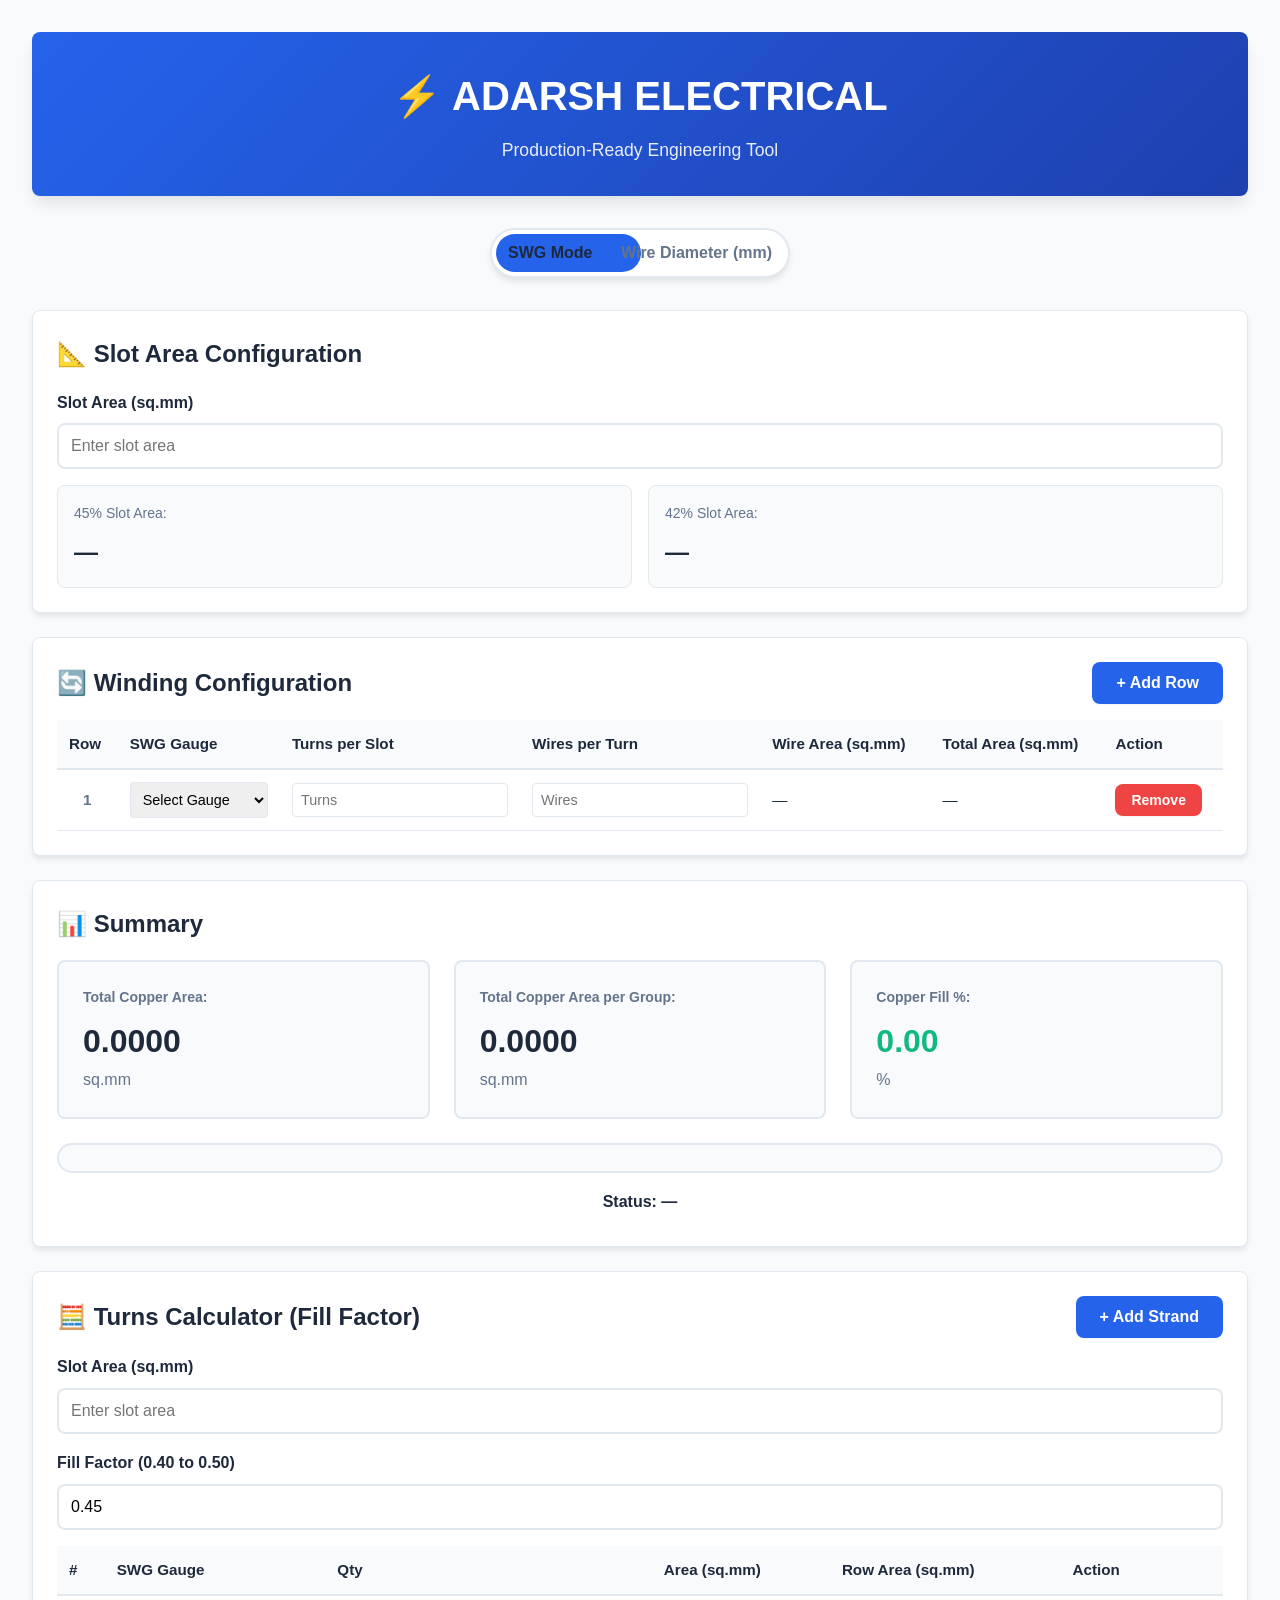
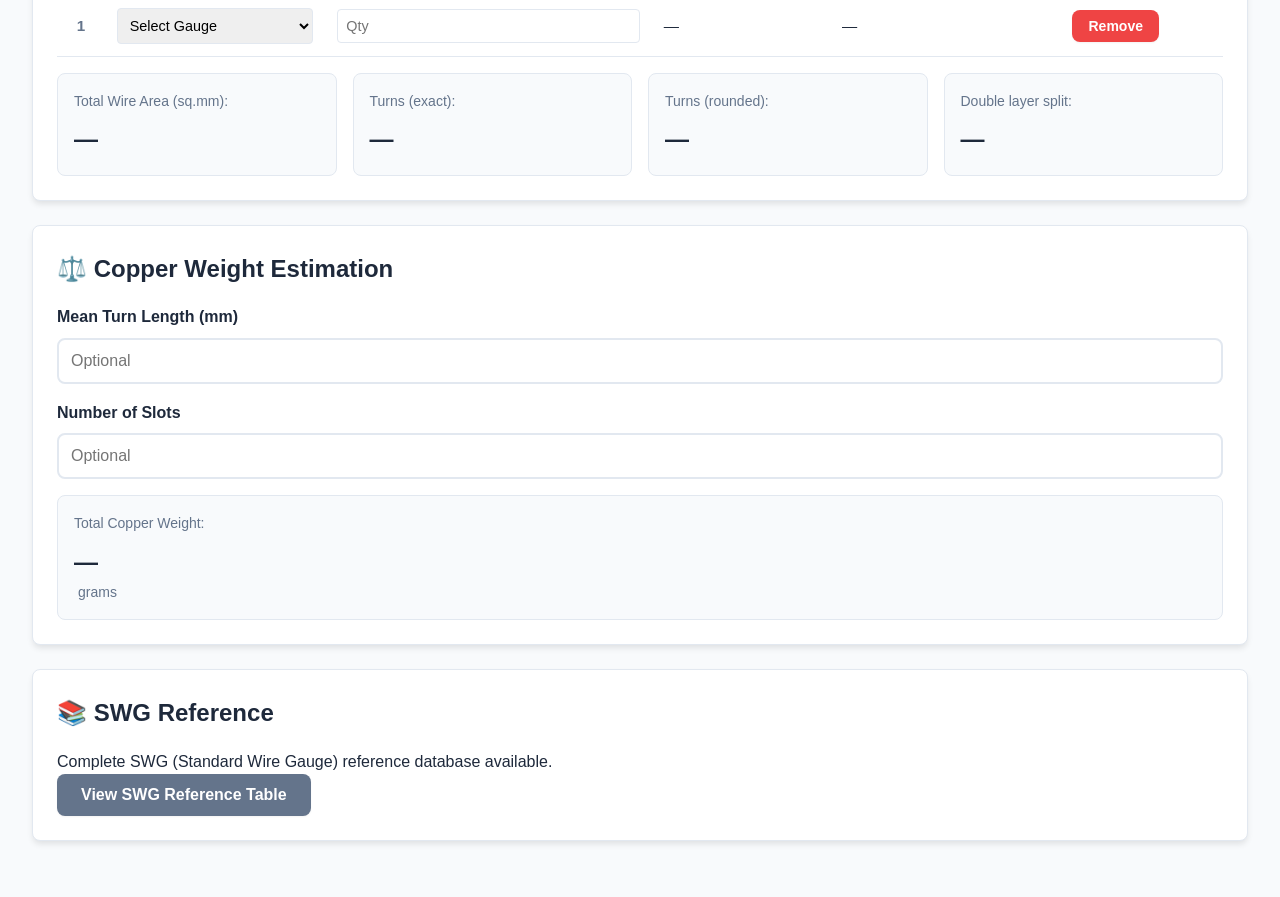
<file: index.html>
<!DOCTYPE html>
<html lang="en">
<head>
    <meta charset="UTF-8">
    <meta name="viewport" content="width=device-width, initial-scale=1.0">
    <title>Electric Winding Design Calculator</title>
    <link rel="stylesheet" href="css/style.css">
</head>
<body>
    <div class="container">
        <header>
            <h1>⚡ ADARSH ELECTRICAL</h1>
            <p class="subtitle">Production-Ready Engineering Tool</p>
        </header>

        <!-- Mode Toggle -->
        <div class="mode-toggle-section">
            <label class="mode-toggle">
                <input type="checkbox" id="modeToggle">
                <span class="toggle-slider">
                    <span class="toggle-label-left">SWG Mode</span>
                    <span class="toggle-label-right">Wire Diameter (mm)</span>
                </span>
            </label>
        </div>

        <!-- Slot Area Module -->
        <section class="card slot-area-card">
            <h2>📐 Slot Area Configuration</h2>
            <div class="input-group">
                <label for="slotArea">Slot Area (sq.mm)</label>
                <input type="number" id="slotArea" step="0.0001" min="0.0001" placeholder="Enter slot area">
                <span class="error-message" id="slotAreaError"></span>
            </div>
            <div class="calculated-results">
                <div class="result-item">
                    <span class="result-label">45% Slot Area:</span>
                    <span class="result-value" id="slot45">—</span>
                </div>
                <div class="result-item">
                    <span class="result-label">42% Slot Area:</span>
                    <span class="result-value" id="slot42">—</span>
                </div>
            </div>
        </section>

        <!-- Winding Table -->
        <section class="card winding-table-card">
            <div class="card-header">
                <h2>🔄 Winding Configuration</h2>
                <button id="addRowBtn" class="btn btn-primary">+ Add Row</button>
            </div>
            <div class="table-container">
                <table id="windingTable">
                    <thead>
                        <tr>
                            <th>Row</th>
                            <th id="gaugeHeader">SWG Gauge</th>
                            <th>Turns per Slot</th>
                            <th>Wires per Turn</th>
                            <th>Wire Area (sq.mm)</th>
                            <th>Total Area (sq.mm)</th>
                            <th>Action</th>
                        </tr>
                    </thead>
                    <tbody id="windingTableBody">
                        <!-- Rows will be dynamically added -->
                    </tbody>
                </table>
            </div>
        </section>

        <!-- Summary Section -->
        <section class="card summary-card">
            <h2>📊 Summary</h2>
            <div class="summary-grid">
                <div class="summary-item">
                    <span class="summary-label">Total Copper Area:</span>
                    <span class="summary-value" id="totalCopperArea">0.0000</span>
                    <span class="summary-unit">sq.mm</span>
                </div>
                <div class="summary-item">
                    <span class="summary-label">Total Copper Area per Group:</span>
                    <span class="summary-value" id="totalCopperAreaPerGroup">0.0000</span>
                    <span class="summary-unit">sq.mm</span>
                </div>
                <div class="summary-item">
                    <span class="summary-label">Copper Fill %:</span>
                    <span class="summary-value fill-percentage" id="fillPercentage">0.00</span>
                    <span class="summary-unit">%</span>
                </div>
            </div>
            <div class="fill-indicator">
                <div class="fill-bar">
                    <div class="fill-progress" id="fillProgressBar"></div>
                </div>
                <div class="fill-status" id="fillStatus">Status: —</div>
            </div>
        </section>

        <!-- Turns Calculator (Fill Factor 0.45 - 0.50) -->
        <section class="card turns-card" aria-label="Turns calculator">
            <div class="card-header">
                <h2>🧮 Turns Calculator (Fill Factor)</h2>
                <button id="addStrandRowBtn" class="btn btn-primary">+ Add Strand</button>
            </div>

            <div class="input-grid">
                <div class="input-group">
                    <label for="turnSlotArea">Slot Area (sq.mm)</label>
                    <input type="number" id="turnSlotArea" step="0.0001" min="0.0001" placeholder="Enter slot area">
                    <span class="error-message" id="turnSlotAreaError"></span>
                </div>

                <div class="input-group">
                    <label for="fillFactor">Fill Factor (0.40 to 0.50)</label>
                    <input type="number" id="fillFactor" step="0.01" min="0.40" max="0.50" value="0.45" inputmode="decimal">
                    <span class="error-message" id="fillFactorError"></span>
                </div>
            </div>

            <div class="table-container">
                <table id="strandTable">
                    <thead>
                        <tr>
                            <th>#</th>
                            <th>SWG Gauge</th>
                            <th>Qty</th>
                            <th>Area (sq.mm)</th>
                            <th>Row Area (sq.mm)</th>
                            <th>Action</th>
                        </tr>
                    </thead>
                    <tbody id="strandTableBody">
                        <!-- Strand rows will be dynamically added -->
                    </tbody>
                </table>
            </div>

            <div class="calculated-results">
                <div class="result-item">
                    <span class="result-label">Total Wire Area (sq.mm):</span>
                    <span class="result-value" id="totalStrandArea">—</span>
                </div>
                <div class="result-item">
                    <span class="result-label">Turns (exact):</span>
                    <span class="result-value" id="turnsExact">—</span>
                </div>
                <div class="result-item">
                    <span class="result-label">Turns (rounded):</span>
                    <span class="result-value" id="turnsRounded">—</span>
                </div>
                <div class="result-item">
                    <span class="result-label">Double layer split:</span>
                    <span class="result-value" id="turnsDoubleLayer">—</span>
                </div>
            </div>
        </section>

        <!-- Copper Weight Calculator -->
        <section class="card weight-card">
            <h2>⚖️ Copper Weight Estimation</h2>
            <div class="input-group">
                <label for="meanTurnLength">Mean Turn Length (mm)</label>
                <input type="number" id="meanTurnLength" step="0.01" min="0.01" placeholder="Optional">
            </div>
            <div class="input-group">
                <label for="numberOfSlots">Number of Slots</label>
                <input type="number" id="numberOfSlots" step="1" min="1" placeholder="Optional">
            </div>
            <div class="calculated-results">
                <div class="result-item">
                    <span class="result-label">Total Copper Weight:</span>
                    <span class="result-value" id="copperWeight">—</span>
                    <span class="result-unit">grams</span>
                </div>
            </div>
        </section>

        <!-- SWG Reference Link -->
        <section class="card reference-card">
            <h2>📚 SWG Reference</h2>
            <p>Complete SWG (Standard Wire Gauge) reference database available.</p>
            <button id="showSWGBtn" class="btn btn-secondary">View SWG Reference Table</button>
        </section>
    </div>

    <!-- SWG Reference Modal -->
    <div id="swgModal" class="modal">
        <div class="modal-content">
            <div class="modal-header">
                <h2>SWG Reference Database</h2>
                <span class="close-modal">&times;</span>
            </div>
            <div class="modal-body">
                <div class="search-controls">
                    <input type="text" id="swgSearch" placeholder="Search by gauge or diameter...">
                    <select id="swgFilter">
                        <option value="all">All Gauges</option>
                        <option value="whole">Whole Gauges Only</option>
                        <option value="half">Half Gauges Only</option>
                    </select>
                </div>
                <div class="table-container">
                    <table id="swgTable">
                        <thead>
                            <tr>
                                <th>Gauge</th>
                                <th>Diameter (mm)</th>
                                <th>Area (sq.mm)</th>
                            </tr>
                        </thead>
                        <tbody id="swgTableBody">
                            <!-- SWG data will be populated here -->
                        </tbody>
                    </table>
                </div>
            </div>
        </div>
    </div>

    <!-- Scripts -->
    <script src="js/swgDatabase.js"></script>
    <script src="js/validation.js"></script>
    <script src="js/calculatorEngine.js"></script>
    <script src="js/uiController.js"></script>
</body>
</html>
</file>
<file: css/style.css>
/**
 * Electric Winding Design Calculator - Professional Industrial Theme
 * Responsive design with clean, modern UI
 */

/* ===== CSS Variables ===== */
:root {
    --primary-color: #2563eb;
    --primary-dark: #1e40af;
    --secondary-color: #64748b;
    --success-color: #10b981;
    --warning-color: #f59e0b;
    --danger-color: #ef4444;
    --background: #f8fafc;
    --surface: #ffffff;
    --text-primary: #1e293b;
    --text-secondary: #64748b;
    --border-color: #e2e8f0;
    --shadow-sm: 0 1px 2px 0 rgba(0, 0, 0, 0.05);
    --shadow-md: 0 4px 6px -1px rgba(0, 0, 0, 0.1);
    --shadow-lg: 0 10px 15px -3px rgba(0, 0, 0, 0.1);
    --radius: 8px;
    --spacing: 1rem;
}

/* ===== Reset & Base Styles ===== */
* {
    margin: 0;
    padding: 0;
    box-sizing: border-box;
}

body {
    font-family: -apple-system, BlinkMacSystemFont, 'Segoe UI', Roboto, 'Helvetica Neue', Arial, sans-serif;
    background: var(--background);
    color: var(--text-primary);
    line-height: 1.6;
    padding: 0;
    margin: 0;
}

.container {
    max-width: 1400px;
    margin: 0 auto;
    padding: 2rem;
}

/* ===== Header ===== */
header {
    text-align: center;
    margin-bottom: 2rem;
    padding: 2rem 0;
    background: linear-gradient(135deg, var(--primary-color) 0%, var(--primary-dark) 100%);
    color: white;
    border-radius: var(--radius);
    box-shadow: var(--shadow-lg);
}

header h1 {
    font-size: 2.5rem;
    font-weight: 700;
    margin-bottom: 0.5rem;
}

.subtitle {
    font-size: 1.1rem;
    opacity: 0.9;
}

/* ===== Mode Toggle ===== */
.mode-toggle-section {
    display: flex;
    justify-content: center;
    margin-bottom: 2rem;
}

.mode-toggle {
    position: relative;
    display: inline-block;
    width: 300px;
    height: 50px;
}

.mode-toggle input {
    opacity: 0;
    width: 0;
    height: 0;
}

.toggle-slider {
    position: absolute;
    cursor: pointer;
    top: 0;
    left: 0;
    right: 0;
    bottom: 0;
    background-color: var(--surface);
    border: 2px solid var(--border-color);
    border-radius: 50px;
    transition: 0.3s;
    box-shadow: var(--shadow-md);
    display: flex;
    align-items: center;
    justify-content: space-between;
    padding: 0 1rem;
}

.toggle-slider:before {
    position: absolute;
    content: "";
    height: 38px;
    width: 145px;
    left: 4px;
    bottom: 4px;
    background-color: var(--primary-color);
    border-radius: 50px;
    transition: 0.3s;
}

.mode-toggle input:checked + .toggle-slider:before {
    transform: translateX(145px);
}

.toggle-label-left,
.toggle-label-right {
    position: relative;
    z-index: 1;
    font-weight: 600;
    color: var(--text-primary);
    transition: color 0.3s;
}

.mode-toggle input:checked + .toggle-slider .toggle-label-left {
    color: var(--text-secondary);
}

.mode-toggle input:not(:checked) + .toggle-slider .toggle-label-right {
    color: var(--text-secondary);
}

/* ===== Cards ===== */
.card {
    background: var(--surface);
    border-radius: var(--radius);
    padding: 1.5rem;
    margin-bottom: 1.5rem;
    box-shadow: var(--shadow-md);
    border: 1px solid var(--border-color);
}

.card h2 {
    font-size: 1.5rem;
    margin-bottom: 1rem;
    color: var(--text-primary);
    display: flex;
    align-items: center;
    gap: 0.5rem;
}

.card-header {
    display: flex;
    justify-content: space-between;
    align-items: center;
    margin-bottom: 1rem;
}

.card-header h2 {
    margin-bottom: 0;
}

/* ===== Input Groups ===== */
.input-group {
    margin-bottom: 1rem;
}

.input-group label {
    display: block;
    margin-bottom: 0.5rem;
    font-weight: 600;
    color: var(--text-primary);
}

.input-group input,
.input-group select {
    width: 100%;
    padding: 0.75rem;
    border: 2px solid var(--border-color);
    border-radius: var(--radius);
    font-size: 1rem;
    transition: border-color 0.3s, box-shadow 0.3s;
}

.input-group input:focus,
.input-group select:focus {
    outline: none;
    border-color: var(--primary-color);
    box-shadow: 0 0 0 3px rgba(37, 99, 235, 0.1);
}

.error-message {
    color: var(--danger-color);
    font-size: 0.875rem;
    margin-top: 0.25rem;
    display: none;
}

/* ===== Calculated Results ===== */
.calculated-results {
    display: grid;
    grid-template-columns: repeat(auto-fit, minmax(200px, 1fr));
    gap: 1rem;
    margin-top: 1rem;
}

.result-item {
    display: flex;
    flex-direction: column;
    padding: 1rem;
    background: var(--background);
    border-radius: var(--radius);
    border: 1px solid var(--border-color);
}

.result-label {
    font-size: 0.875rem;
    color: var(--text-secondary);
    margin-bottom: 0.5rem;
}

.result-value {
    font-size: 1.5rem;
    font-weight: 700;
    color: var(--text-primary);
}

.result-unit {
    font-size: 0.875rem;
    color: var(--text-secondary);
    margin-left: 0.25rem;
}

/* ===== Table Styles ===== */
.table-container {
    overflow-x: auto;
    margin-top: 1rem;
}

table {
    width: 100%;
    border-collapse: collapse;
    font-size: 0.95rem;
}

thead {
    background: var(--background);
    border-bottom: 2px solid var(--border-color);
}

th {
    padding: 0.75rem;
    text-align: left;
    font-weight: 600;
    color: var(--text-primary);
}

td {
    padding: 0.75rem;
    border-bottom: 1px solid var(--border-color);
}

tbody tr:hover {
    background: var(--background);
}

table input,
table select {
    width: 100%;
    padding: 0.5rem;
    border: 1px solid var(--border-color);
    border-radius: 4px;
    font-size: 0.9rem;
}

table input:focus,
table select:focus {
    outline: none;
    border-color: var(--primary-color);
}

.row-number {
    font-weight: 600;
    text-align: center;
    color: var(--text-secondary);
}

/* ===== Buttons ===== */
.btn {
    padding: 0.75rem 1.5rem;
    border: none;
    border-radius: var(--radius);
    font-size: 1rem;
    font-weight: 600;
    cursor: pointer;
    transition: all 0.3s;
    box-shadow: var(--shadow-sm);
}

.btn:hover {
    transform: translateY(-2px);
    box-shadow: var(--shadow-md);
}

.btn:active {
    transform: translateY(0);
}

.btn-primary {
    background: var(--primary-color);
    color: white;
}

.btn-primary:hover {
    background: var(--primary-dark);
}

.btn-secondary {
    background: var(--secondary-color);
    color: white;
}

.btn-secondary:hover {
    background: #475569;
}

.btn-danger {
    background: var(--danger-color);
    color: white;
}

.btn-danger:hover {
    background: #dc2626;
}

.btn-small {
    padding: 0.5rem 1rem;
    font-size: 0.875rem;
}

/* ===== Summary Section ===== */
.summary-grid {
    display: grid;
    grid-template-columns: repeat(auto-fit, minmax(250px, 1fr));
    gap: 1.5rem;
    margin-bottom: 1.5rem;
}

.summary-item {
    display: flex;
    flex-direction: column;
    padding: 1.5rem;
    background: var(--background);
    border-radius: var(--radius);
    border: 2px solid var(--border-color);
}

.summary-label {
    font-size: 0.875rem;
    color: var(--text-secondary);
    margin-bottom: 0.5rem;
    font-weight: 600;
}

.summary-value {
    font-size: 2rem;
    font-weight: 700;
    color: var(--text-primary);
    display: flex;
    align-items: baseline;
    gap: 0.25rem;
}

.summary-unit {
    font-size: 1rem;
    color: var(--text-secondary);
    font-weight: 400;
}

.fill-percentage.green {
    color: var(--success-color);
}

.fill-percentage.yellow {
    color: var(--warning-color);
}

.fill-percentage.red {
    color: var(--danger-color);
}

/* ===== Fill Indicator ===== */
.fill-indicator {
    margin-top: 1.5rem;
}

.fill-bar {
    width: 100%;
    height: 30px;
    background: var(--background);
    border-radius: 15px;
    overflow: hidden;
    border: 2px solid var(--border-color);
    margin-bottom: 0.5rem;
}

.fill-progress {
    height: 100%;
    transition: width 0.3s, background-color 0.3s;
    border-radius: 15px;
}

.fill-progress.green {
    background: var(--success-color);
}

.fill-progress.yellow {
    background: var(--warning-color);
}

.fill-progress.red {
    background: var(--danger-color);
}

.fill-status {
    text-align: center;
    font-weight: 600;
    padding: 0.5rem;
    border-radius: var(--radius);
}

.fill-status.green {
    color: var(--success-color);
    background: rgba(16, 185, 129, 0.1);
}

.fill-status.yellow {
    color: var(--warning-color);
    background: rgba(245, 158, 11, 0.1);
}

.fill-status.red {
    color: var(--danger-color);
    background: rgba(239, 68, 68, 0.1);
}

/* ===== Modal ===== */
.modal {
    display: none;
    position: fixed;
    z-index: 1000;
    left: 0;
    top: 0;
    width: 100%;
    height: 100%;
    background-color: rgba(0, 0, 0, 0.5);
    backdrop-filter: blur(4px);
}

.modal-content {
    background-color: var(--surface);
    margin: 5% auto;
    padding: 0;
    border-radius: var(--radius);
    width: 90%;
    max-width: 900px;
    max-height: 80vh;
    box-shadow: var(--shadow-lg);
    display: flex;
    flex-direction: column;
}

.modal-header {
    display: flex;
    justify-content: space-between;
    align-items: center;
    padding: 1.5rem;
    border-bottom: 2px solid var(--border-color);
}

.modal-header h2 {
    margin: 0;
}

.close-modal {
    font-size: 2rem;
    font-weight: 700;
    color: var(--text-secondary);
    cursor: pointer;
    line-height: 1;
    transition: color 0.3s;
}

.close-modal:hover {
    color: var(--text-primary);
}

.modal-body {
    padding: 1.5rem;
    overflow-y: auto;
    flex: 1;
}

.search-controls {
    display: flex;
    gap: 1rem;
    margin-bottom: 1rem;
}

.search-controls input {
    flex: 1;
    padding: 0.75rem;
    border: 2px solid var(--border-color);
    border-radius: var(--radius);
    font-size: 1rem;
}

.search-controls select {
    padding: 0.75rem;
    border: 2px solid var(--border-color);
    border-radius: var(--radius);
    font-size: 1rem;
    background: var(--surface);
}

/* ===== Responsive Design ===== */
@media (max-width: 768px) {
    .container {
        padding: 1rem;
    }
    
    header h1 {
        font-size: 1.75rem;
    }
    
    .card {
        padding: 1rem;
    }
    
    .summary-grid {
        grid-template-columns: 1fr;
    }
    
    .calculated-results {
        grid-template-columns: 1fr;
    }
    
    .table-container {
        overflow-x: scroll;
    }
    
    table {
        font-size: 0.85rem;
    }
    
    th, td {
        padding: 0.5rem;
    }
    
    .modal-content {
        width: 95%;
        margin: 2% auto;
    }
    
    .search-controls {
        flex-direction: column;
    }
}

@media (max-width: 480px) {
    header h1 {
        font-size: 1.5rem;
    }
    
    .mode-toggle {
        width: 100%;
        max-width: 300px;
    }
    
    .toggle-slider:before {
        width: calc(50% - 4px);
    }
    
    .mode-toggle input:checked + .toggle-slider:before {
        transform: translateX(calc(100% + 4px));
    }
}

/* ===== Print Styles ===== */
@media print {
    .btn,
    .mode-toggle-section,
    .close-modal {
        display: none;
    }
    
    .card {
        page-break-inside: avoid;
    }
}
</file>
